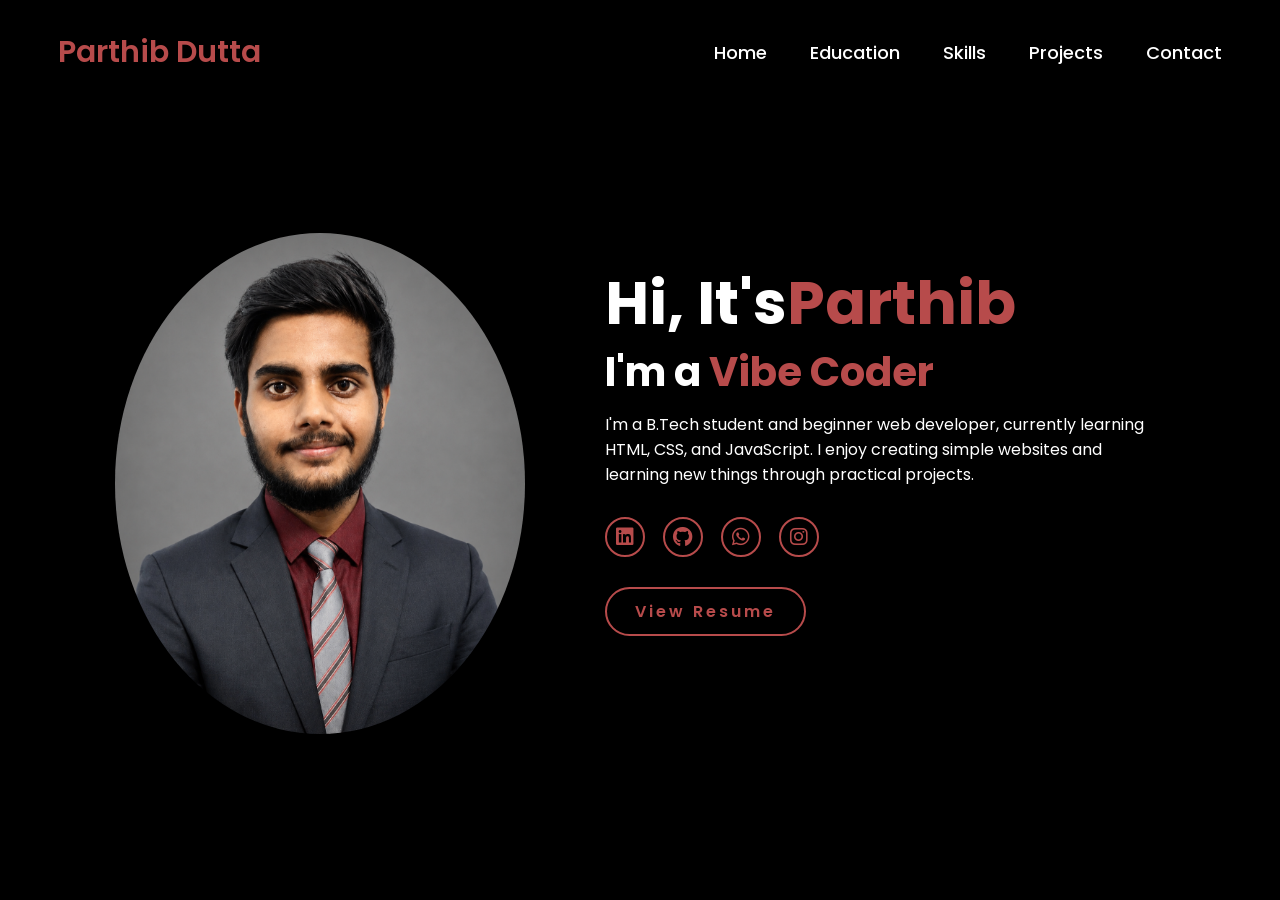
<file: index.html>
<!DOCTYPE html>
<html lang="en">

<head>
    <meta charset="UTF-8">
    <meta name="viewport" content="width=device-width, initial-scale=1.0">
    <link rel="stylesheet" href="https://cdnjs.cloudflare.com/ajax/libs/font-awesome/6.5.2/css/all.min.css">
    <link rel="stylesheet" href="style.css">
    <title>Parthib | Portfolio</title>
</head>

<body>
    <header>
        <a href="#" class="logo">Parthib Dutta</a>

        <nav>
            <a href="#" >Home</a>
            <a href="Education/education.html">Education</a>
            <a href="Skills/skills.html">Skills</a>
            <a href="Projects/projects.html">Projects</a>
            <a href="Contact/contact.html">Contact</a>
        </nav>
    </header>
    <main>
        <section class="home">
            <div class="home-img">
                <img src="pp.png" alt="">
            </div>
            <div class="home-content">
                <h1>Hi, It's<span>Parthib</span></h1>
                <h3 class="typing-text">I'm a <span></span></h3>
                <p>I'm a B.Tech student and beginner web developer, currently learning HTML, CSS, and JavaScript. I enjoy creating simple websites and learning new things through practical projects.</p>
                <div class="social-icon">
                    <a href="https://www.linkedin.com/in/parthib-dutta-0bb408306/"><i class="fa-brands fa-linkedin"></i></a>
                    <a href="https://github.com/paradox99-eng"><i class="fa-brands fa-github"></i></a>
                    <a href="https://wa.me/7003120460"><i class="fa-brands fa-whatsapp"></i></a>
                    <a href="https://www.instagram.com/urban._void9/?hl=en"><i class="fa-brands fa-instagram"></i></a>
                </div>
                <a href="resume.pdf" class="btn" target="_blank">View Resume</a>
            </div>
        </section>
    </main>
</body>

</html>
</file>
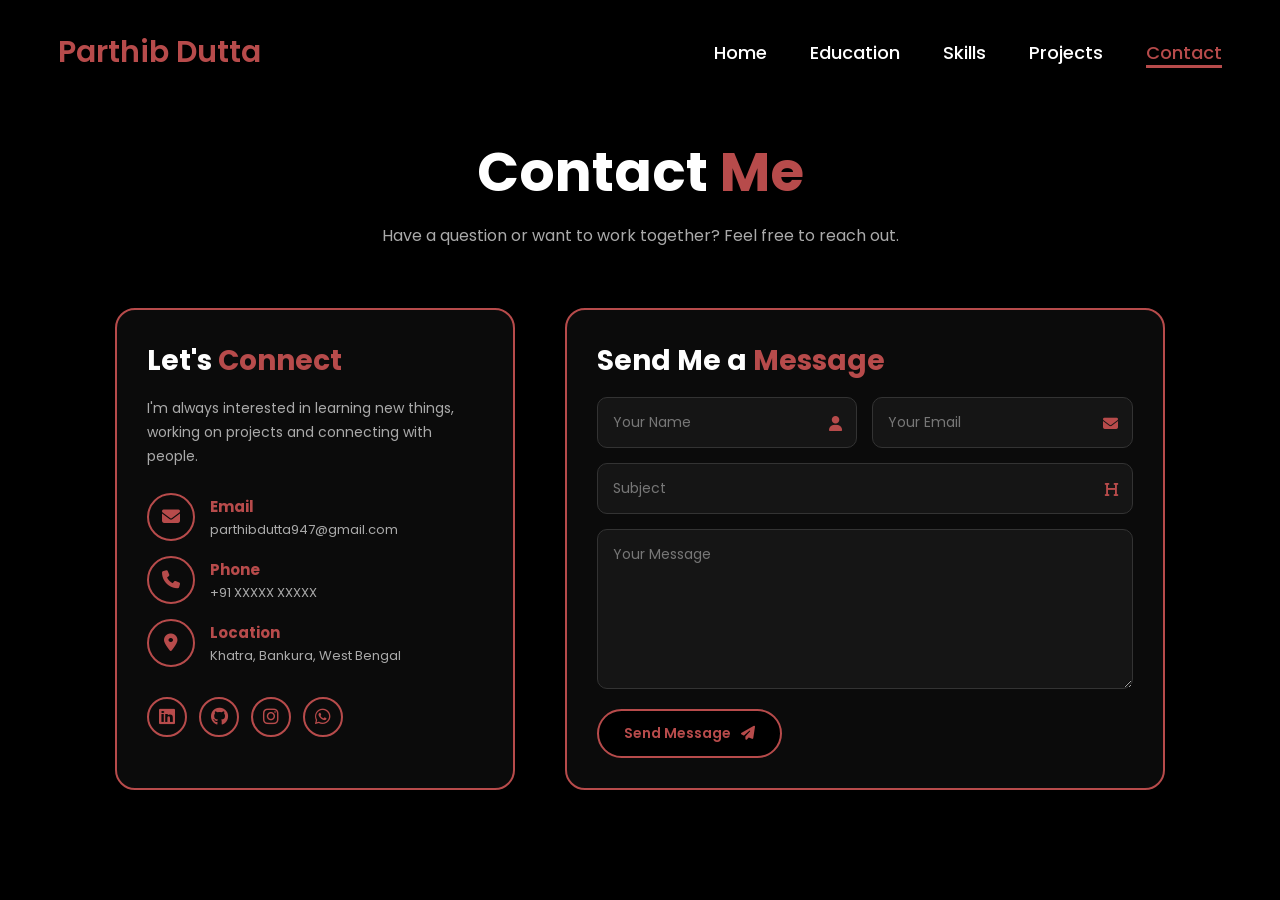
<file: Contact/contact.html>
<!DOCTYPE html>
<html lang="en">

<head>
    <meta charset="UTF-8">
    <meta name="viewport" content="width=device-width, initial-scale=1.0">

    <link rel="stylesheet"
        href="https://cdnjs.cloudflare.com/ajax/libs/font-awesome/6.5.2/css/all.min.css">

    <link rel="stylesheet" href="contact.css">

    <title>Contact | Parthib Dutta</title>
</head>

<body>

    <header>

        <a href="../index.html" class="logo">Parthib Dutta</a>

        <nav>
            <a href="../index.html">Home</a>
            <a href="../Education/education.html">Education</a>
            <a href="../Skills/skills.html">Skills</a>
            <a href="../Projects/projects.html">Projects</a>
            <a href="#" class="active">Contact</a>
        </nav>

    </header>


    <main>

        <section class="contact">

            <div class="section-title">

                <h1>Contact <span>Me</span></h1>

                <p>
                    Have a question or want to work together?
                    Feel free to reach out.
                </p>

            </div>


            <div class="contact-container">


                <!-- LEFT SIDE -->

                <div class="contact-info">

                    <h2>Let's <span>Connect</span></h2>

                    <p>
                        I'm always interested in learning new things,
                        working on projects and connecting with people.
                    </p>


                    <div class="contact-details">


                        <!-- EMAIL -->

                        <a href="mailto:parthibdutta947@gmail.com"
                            class="contact-item">

                            <div class="contact-icon">
                                <i class="fa-solid fa-envelope"></i>
                            </div>

                            <div>
                                <h3>Email</h3>
                                <p>parthibdutta947@gmail.com</p>
                            </div>

                        </a>


                        <!-- PHONE -->

                        <a href="tel:+917003120460"
                            class="contact-item">

                            <div class="contact-icon">
                                <i class="fa-solid fa-phone"></i>
                            </div>

                            <div>
                                <h3>Phone</h3>
                                <p>+91 XXXXX XXXXX</p>
                            </div>

                        </a>


                        <!-- LOCATION -->

                        <div class="contact-item">

                            <div class="contact-icon">
                                <i class="fa-solid fa-location-dot"></i>
                            </div>

                            <div>
                                <h3>Location</h3>
                                <p>Khatra, Bankura, West Bengal</p>
                            </div>

                        </div>

                    </div>


                    <!-- SOCIAL ICONS -->

                    <div class="social-icons">

                        <a href="https://www.linkedin.com/in/parthib-dutta-0bb408306/"
                            target="_blank">
                            <i class="fa-brands fa-linkedin"></i>
                        </a>

                        <a href="https://github.com/paradox99-eng"
                            target="_blank">
                            <i class="fa-brands fa-github"></i>
                        </a>

                        <a href="https://www.instagram.com/urban._void9/?hl=en"
                            target="_blank">
                            <i class="fa-brands fa-instagram"></i>
                        </a>

                        <a href="https://wa.me/7003120460"
                            target="_blank">
                            <i class="fa-brands fa-whatsapp"></i>
                        </a>

                    </div>

                </div>


                <!-- RIGHT SIDE -->

                <div class="contact-form">

                    <h2>Send Me a <span>Message</span></h2>

                    <form>

                        <div class="input-row">

                            <div class="input-box">

                                <input type="text"
                                    placeholder="Your Name"
                                    required>

                                <i class="fa-solid fa-user"></i>

                            </div>


                            <div class="input-box">

                                <input type="email"
                                    placeholder="Your Email"
                                    required>

                                <i class="fa-solid fa-envelope"></i>

                            </div>

                        </div>


                        <div class="input-box">

                            <input type="text"
                                placeholder="Subject"
                                required>

                            <i class="fa-solid fa-heading"></i>

                        </div>


                        <div class="input-box textarea">

                            <textarea
                                placeholder="Your Message"
                                required></textarea>

                        </div>


                        <button type="submit"
                            class="submit-btn">

                            Send Message
                            <i class="fa-solid fa-paper-plane"></i>

                        </button>

                    </form>

                </div>

            </div>

        </section>

    </main>

</body>

</html>
</file>
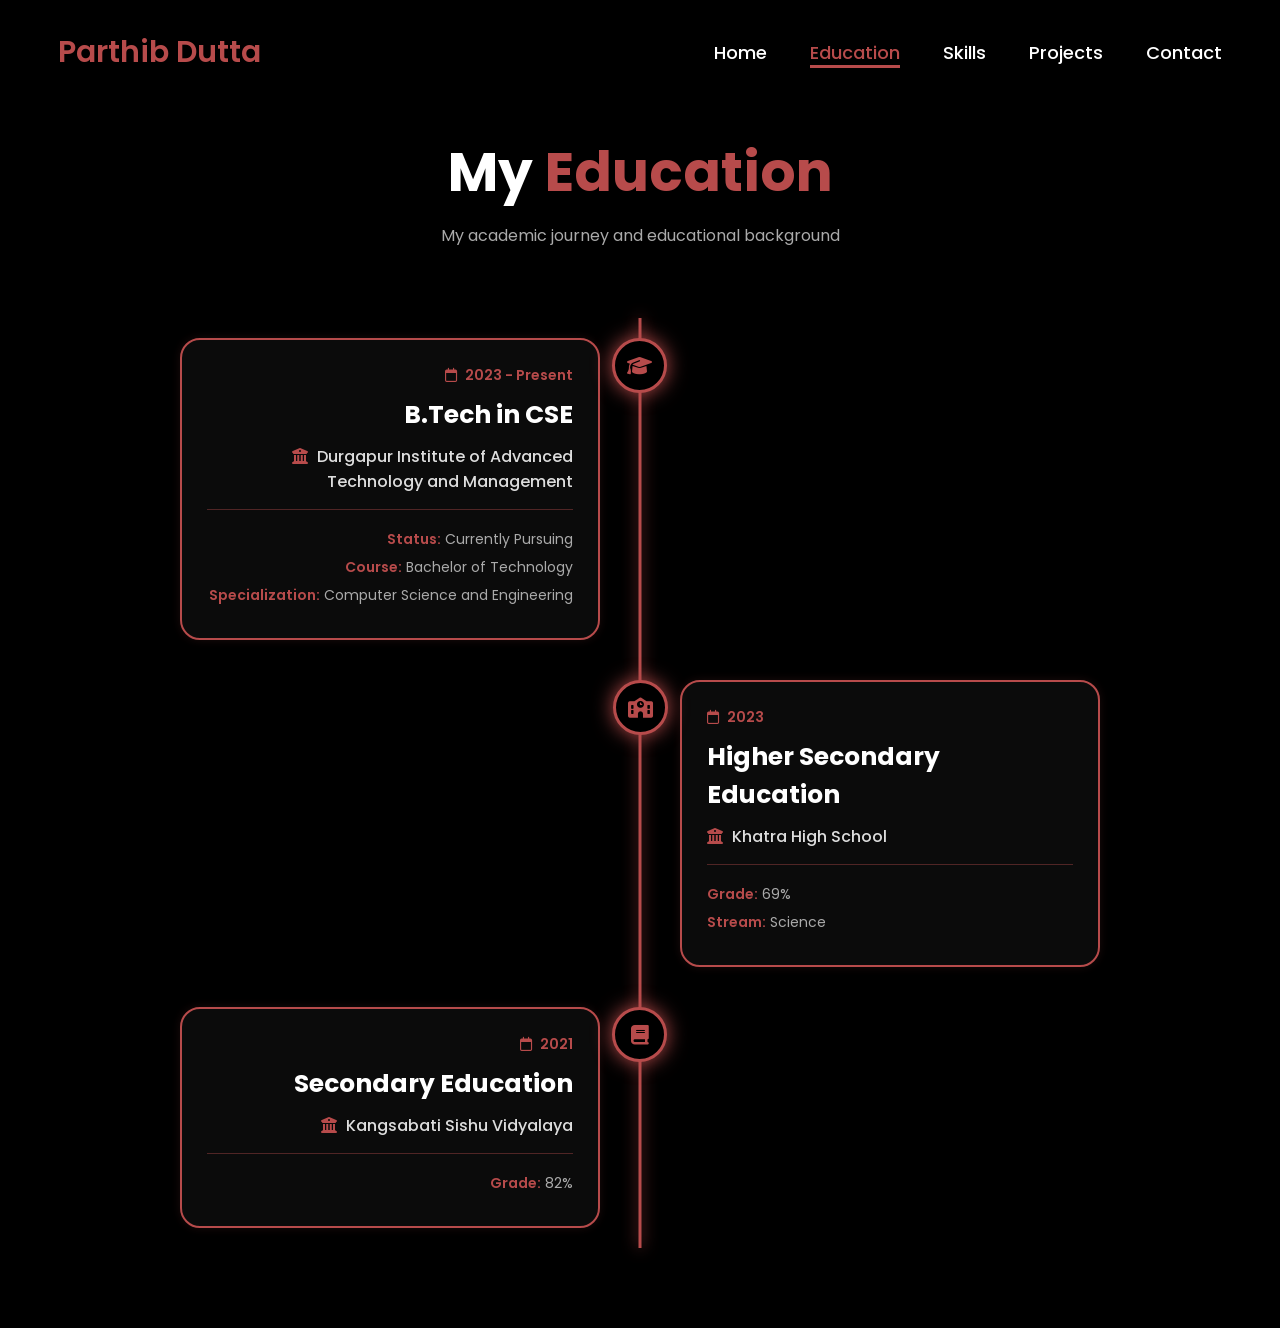
<file: Education/education.html>
<!DOCTYPE html>
<html lang="en">

<head>
    <meta charset="UTF-8">
    <meta name="viewport" content="width=device-width, initial-scale=1.0">

    <link rel="stylesheet" href="https://cdnjs.cloudflare.com/ajax/libs/font-awesome/6.5.2/css/all.min.css">

    <link rel="stylesheet" href="education.css">

    <title>Education | Parthib Dutta</title>
</head>

<body>

    <header>
        <a href="../index.html" class="logo">Parthib Dutta</a>

        <nav>
            <a href="../index.html">Home</a>
            <a href="#" class="active">Education</a>
            <a href="../Skills/skills.html">Skills</a>
            <a href="../Projects/projects.html">Projects</a>
            <a href="../Contact/contact.html">Contact</a>
        </nav>
    </header>


    <main>

        <section class="education">

            <div class="section-title">
                <h1>My <span>Education</span></h1>
                <p>My academic journey and educational background</p>
            </div>


            <div class="timeline">


                <!-- BTECH -->

                <div class="timeline-item">

                    <div class="timeline-dot">
                        <i class="fa-solid fa-graduation-cap"></i>
                    </div>

                    <div class="timeline-content">

                        <span class="year">
                            <i class="fa-regular fa-calendar"></i>
                            2023 - Present
                        </span>

                        <h2>B.Tech in CSE</h2>

                        <h3>
                            <i class="fa-solid fa-building-columns"></i>
                            Durgapur Institute of Advanced Technology and Management
                        </h3>

                        <div class="details">
                            <p>
                                <strong>Status:</strong> Currently Pursuing
                            </p>

                            <p>
                                <strong>Course:</strong> Bachelor of Technology
                            </p>

                            <p>
                                <strong>Specialization:</strong> Computer Science and Engineering
                            </p>
                        </div>

                    </div>

                </div>


                <!-- HIGHER SECONDARY -->

                <div class="timeline-item">

                    <div class="timeline-dot">
                        <i class="fa-solid fa-school"></i>
                    </div>

                    <div class="timeline-content">

                        <span class="year">
                            <i class="fa-regular fa-calendar"></i>
                            2023
                        </span>

                        <h2>Higher Secondary Education</h2>

                        <h3>
                            <i class="fa-solid fa-building-columns"></i>
                            Khatra High School
                        </h3>

                        <div class="details">

                            <p>
                                <strong>Grade:</strong>
                                69%
                            </p>

                            <p>
                                <strong>Stream:</strong>
                                Science
                            </p>

                        </div>

                    </div>

                </div>


                <!-- SECONDARY -->

                <div class="timeline-item">

                    <div class="timeline-dot">
                        <i class="fa-solid fa-book"></i>
                    </div>

                    <div class="timeline-content">

                        <span class="year">
                            <i class="fa-regular fa-calendar"></i>
                            2021
                        </span>

                        <h2>Secondary Education</h2>

                        <h3>
                            <i class="fa-solid fa-building-columns"></i>
                            Kangsabati Sishu Vidyalaya
                        </h3>

                        <div class="details">

                            <p>
                                <strong>Grade:</strong>
                                82%
                            </p>

                        </div>

                    </div>

                </div>


            </div>

        </section>

    </main>

</body>

</html>
</file>
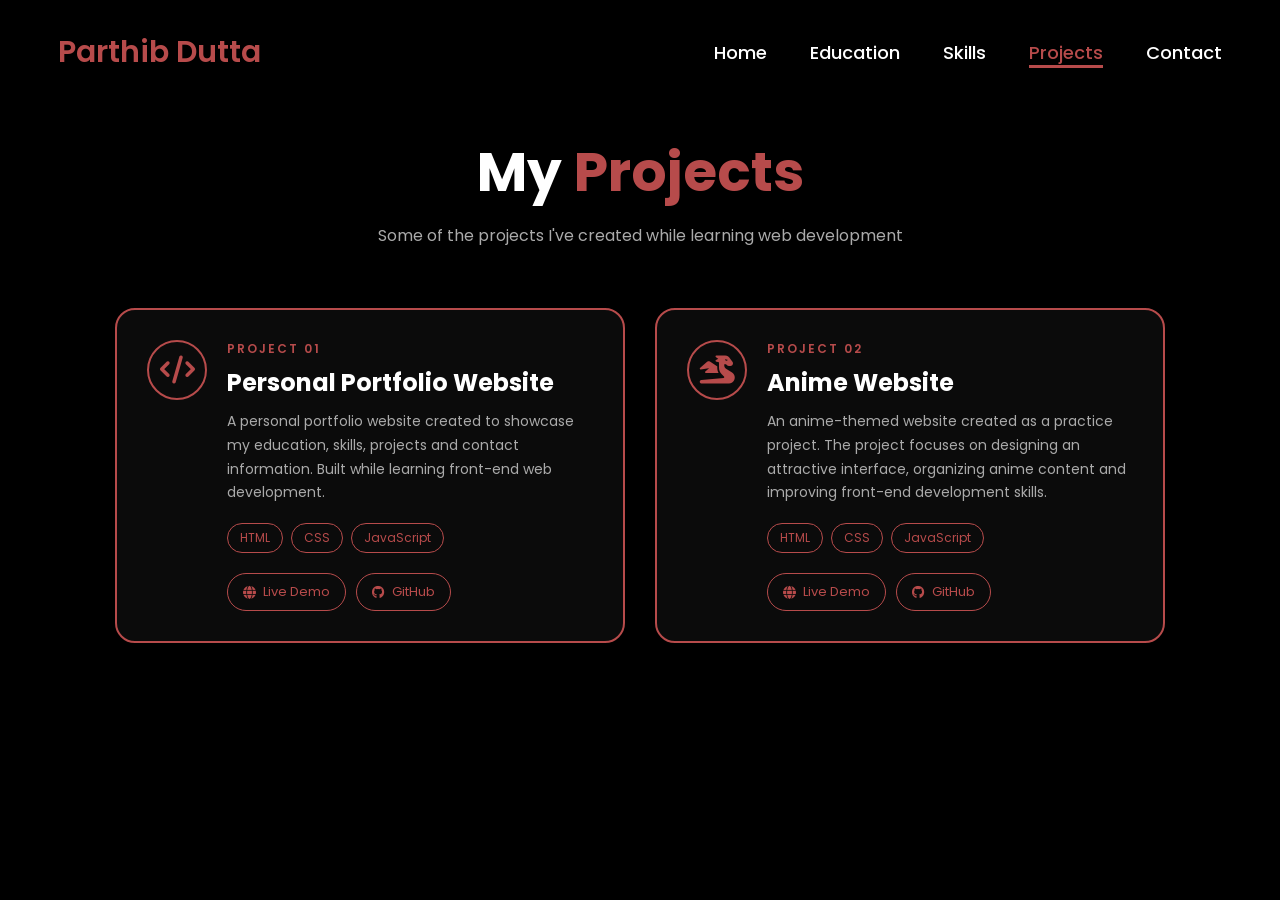
<file: Projects/projects.html>
<!DOCTYPE html>
<html lang="en">

<head>
    <meta charset="UTF-8">
    <meta name="viewport" content="width=device-width, initial-scale=1.0">

    <link rel="stylesheet"
        href="https://cdnjs.cloudflare.com/ajax/libs/font-awesome/6.5.2/css/all.min.css">

    <link rel="stylesheet" href="projects.css">

    <title>Projects | Parthib Dutta</title>
</head>

<body>

    <header>

        <a href="../index.html" class="logo">Parthib Dutta</a>

        <nav>
            <a href="../index.html">Home</a>
            <a href="../Education/education.html">Education</a>
            <a href="../Skills/skills.html">Skills</a>
            <a href="#" class="active">Projects</a>
            <a href="../Contact/contact.html">Contact</a>
        </nav>

    </header>


    <main>

        <section class="projects">

            <div class="section-title">

                <h1>My <span>Projects</span></h1>

                <p>
                    Some of the projects I've created while learning
                    web development
                </p>

            </div>


            <div class="projects-container">


                <!-- PROJECT 1 -->

                <div class="project-card">

                    <div class="project-icon">

                        <i class="fa-solid fa-code"></i>

                    </div>

                    <div class="project-content">

                        <span class="project-number">
                            PROJECT 01
                        </span>

                        <h2>Personal Portfolio Website</h2>

                        <p>
                            A personal portfolio website created to
                            showcase my education, skills, projects
                            and contact information. Built while
                            learning front-end web development.
                        </p>


                        <div class="technologies">

                            <span>HTML</span>
                            <span>CSS</span>
                            <span>JavaScript</span>

                        </div>


                        <div class="project-buttons">

                            <a href="https://paradox99-eng.github.io/Parthib-Portfolio/" class="project-btn">
                                <i class="fa-solid fa-globe"></i>
                                Live Demo
                            </a>

                            <a href="https://github.com/paradox99-eng"
                                target="_blank"
                                class="project-btn">

                                <i class="fa-brands fa-github"></i>
                                GitHub

                            </a>

                        </div>

                    </div>

                </div>


                <!-- PROJECT 2 -->

                <div class="project-card">

                    <div class="project-icon anime-icon">

                        <i class="fa-solid fa-dragon"></i>

                    </div>

                    <div class="project-content">

                        <span class="project-number">
                            PROJECT 02
                        </span>

                        <h2>Anime Website</h2>

                        <p>
                            An anime-themed website created as a
                            practice project. The project focuses
                            on designing an attractive interface,
                            organizing anime content and improving
                            front-end development skills.
                        </p>


                        <div class="technologies">

                            <span>HTML</span>
                            <span>CSS</span>
                            <span>JavaScript</span>

                        </div>


                        <div class="project-buttons">

                            <a href="https://paradox99-eng.github.io/HiAnime/" class="project-btn">
                                <i class="fa-solid fa-globe"></i>
                                Live Demo
                            </a>

                            <a href="https://github.com/paradox99-eng"
                                target="_blank"
                                class="project-btn">

                                <i class="fa-brands fa-github"></i>
                                GitHub

                            </a>

                        </div>

                    </div>

                </div>


            </div>

        </section>

    </main>

</body>

</html>
</file>
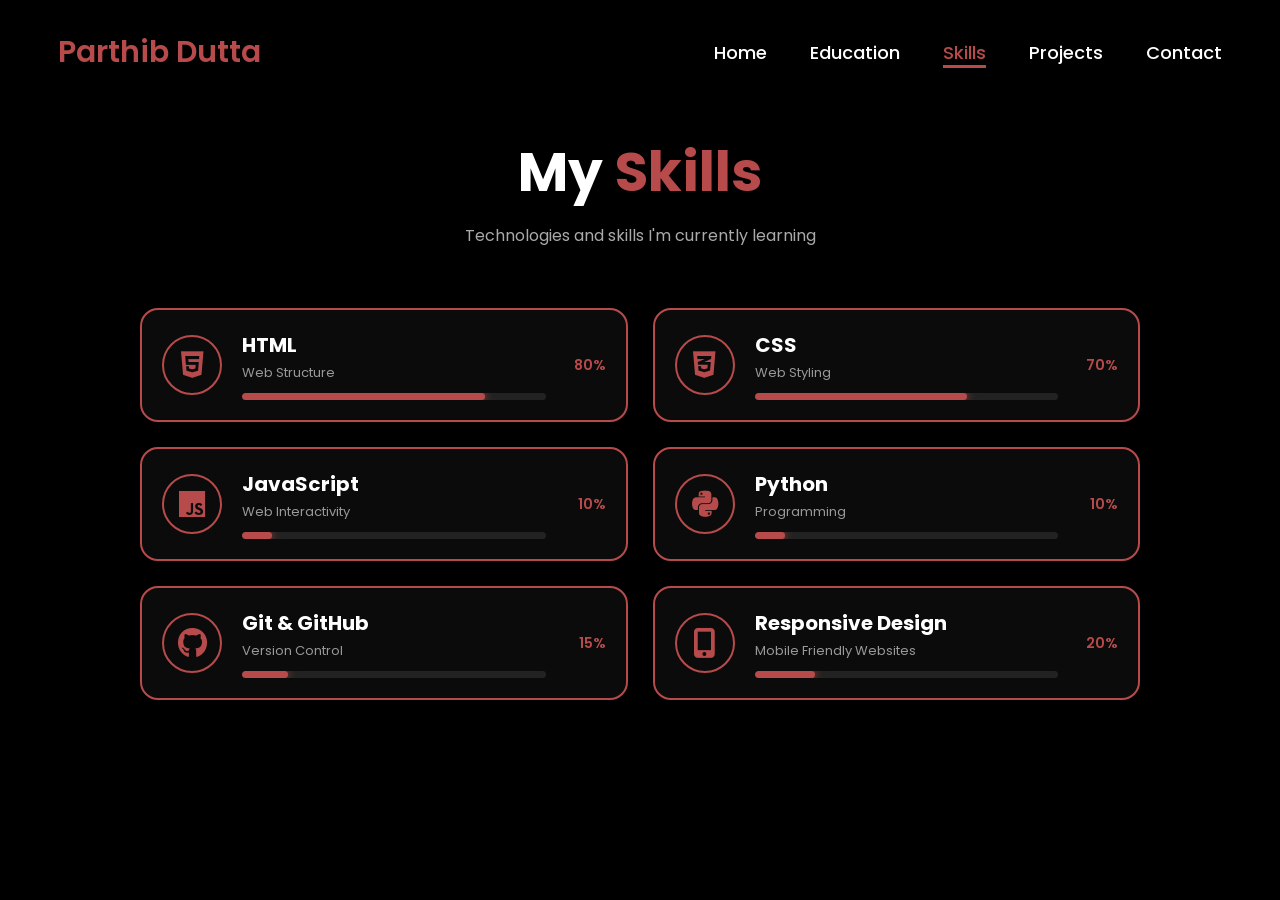
<file: Skills/skills.html>
<!DOCTYPE html>
<html lang="en">

<head>
    <meta charset="UTF-8">
    <meta name="viewport" content="width=device-width, initial-scale=1.0">

    <link rel="stylesheet"
        href="https://cdnjs.cloudflare.com/ajax/libs/font-awesome/6.5.2/css/all.min.css">

    <link rel="stylesheet" href="skills.css">

    <title>Skills | Parthib Dutta</title>
</head>

<body>

    <header>

        <a href="../index.html" class="logo">Parthib Dutta</a>

        <nav>
            <a href="../index.html">Home</a>
            <a href="../Education/education.html">Education</a>
            <a href="#" class="active">Skills</a>
            <a href="../Projects/projects.html">Projects</a>
            <a href="../Contact/contact.html">Contact</a>
        </nav>

    </header>


    <main>

        <section class="skills">

            <div class="section-title">

                <h1>My <span>Skills</span></h1>

                <p>
                    Technologies and skills I'm currently learning
                </p>

            </div>


            <div class="skills-container">


                <!-- HTML -->

                <div class="skill-card">

                    <div class="skill-icon">
                        <i class="fa-brands fa-html5"></i>
                    </div>

                    <div class="skill-info">

                        <h2>HTML</h2>

                        <p>Web Structure</p>

                        <div class="progress">
                            <div class="progress-bar html"></div>
                        </div>

                    </div>

                    <span class="percentage">80%</span>

                </div>


                <!-- CSS -->

                <div class="skill-card">

                    <div class="skill-icon">
                        <i class="fa-brands fa-css3-alt"></i>
                    </div>

                    <div class="skill-info">

                        <h2>CSS</h2>

                        <p>Web Styling</p>

                        <div class="progress">
                            <div class="progress-bar css"></div>
                        </div>

                    </div>

                    <span class="percentage">70%</span>

                </div>


                <!-- JavaScript -->

                <div class="skill-card">

                    <div class="skill-icon">
                        <i class="fa-brands fa-js"></i>
                    </div>

                    <div class="skill-info">

                        <h2>JavaScript</h2>

                        <p>Web Interactivity</p>

                        <div class="progress">
                            <div class="progress-bar javascript"></div>
                        </div>

                    </div>

                    <span class="percentage">10%</span>

                </div>


                <!-- Python -->

                <div class="skill-card">

                    <div class="skill-icon">
                        <i class="fa-brands fa-python"></i>
                    </div>

                    <div class="skill-info">

                        <h2>Python</h2>

                        <p>Programming</p>

                        <div class="progress">
                            <div class="progress-bar python"></div>
                        </div>

                    </div>

                    <span class="percentage">10%</span>

                </div>


                <!-- Git -->

                <div class="skill-card">

                    <div class="skill-icon">
                        <i class="fa-brands fa-github"></i>
                    </div>

                    <div class="skill-info">

                        <h2>Git & GitHub</h2>

                        <p>Version Control</p>

                        <div class="progress">
                            <div class="progress-bar github"></div>
                        </div>

                    </div>

                    <span class="percentage">15%</span>

                </div>


                <!-- Responsive Design -->

                <div class="skill-card">

                    <div class="skill-icon">
                        <i class="fa-solid fa-mobile-screen-button"></i>
                    </div>

                    <div class="skill-info">

                        <h2>Responsive Design</h2>

                        <p>Mobile Friendly Websites</p>

                        <div class="progress">
                            <div class="progress-bar responsive"></div>
                        </div>

                    </div>

                    <span class="percentage">20%</span>

                </div>


            </div>

        </section>

    </main>

</body>

</html>
</file>
<file: style.css>
@import url('https://fonts.googleapis.com/css2?family=Poppins:wght@100;200;300;400;500;600;700;800&display=swap');

* {
    margin: 0;
    padding: 0;
    box-sizing: border-box;
    text-decoration: none;
    border: none;
    outline: none;
    font-family: 'Poppins';
}

html {
    font-size: 62.5%;
}

body {
    width: 100%;
    height: 100vh;
    overflow-x: hidden;
    background-color: black;
    color: white;
}

header {
    margin-top: 20px;
    position: fixed;
    top: 0;
    left: 0;
    width: 100%;
    padding: 1rem 4.5%;
    background-color: transparent;
    filter: drop-shadow(10px);
    display: flex;
    justify-content: space-between;
    align-items: center;
    z-index: 100;
}

.logo {
    font-size: 3rem;
    color: #b74b4b;
    font-weight: 600;
    cursor: pointer;
    transition: 0.5s ease;
}

.logo:hover {
    transform: scale(1.1);
}

nav a {
    font-size: 1.8rem;
    color: white;
    margin-left: 4rem;
    font-weight: 500;
    transition: 0.3s ease;
    border-bottom: 3px solid transparent;
}

nav a:hover,
nav a:active {
    color: #b74b4b;
    border-bottom: 3px solid #b74b4b;
}

@media (max-width: 995px) {

    header {
        padding: 1rem 3%;
        margin-top: 10px;
    }

    .logo {
        font-size: 2rem;
        white-space: nowrap;
    }

    nav {
        display: flex;
        align-items: center;
        justify-content: flex-end;
        gap: 1.2rem;
        overflow-x: auto;
        white-space: nowrap;
    }

    nav a {
        font-size: 1.3rem;
        margin-left: 0;
        white-space: nowrap;
    }

}

section {
    min-height: 100vh;
    padding: 5rem 9% 5rem;
}

.home {
    display: flex;
    justify-content:center;
    align-items: center;
    gap: 8rem;
    background-color: black;
}

.home .home-content h1 {
    font-size: 6rem;
    font-weight: 700;
    line-height: 1.3;
}

span {
    color: #b74b4b;
}

.home-content h3 {
    font-size: 4rem;
    margin-bottom: 1rem;
    font-weight: 700;
}

.home-content p {
    font-size: 1.6rem;
}

.home-img {
    border-radius: 50%;
}

.home-img img {
    position: relative;
    width: 32vw;
    border-radius: 50%;
    box-shadow: 0 0 25px solid #b74b4b;
    cursor: pointer;
    transition: 0.2s linear;
    margin-top: 8vh;
}

.home-img img:hover {
    font-size: 1.8rem;
    font-weight: 500;
}

.social-icon a {
    display: inline-flex;
    justify-content: center;
    align-items: center;
    width: 4rem;
    height: 4rem;
    background-color: transparent;
    border: 0.2rem solid #b74b4b;
    font-size: 2rem;
    border-radius: 50%;
    margin: 3rem 1.5rem 3rem 0;
    transition: 0.3s ease;
    color: #b74b4b;
}

.social-icon a:hover {
    color: black;
    transform: scale(1.3) translateY(-5px);
    background-color: #b74b4b;
    box-shadow: 0 0 25px #b74b4b;
}

.btn {
    display: inline-block;
    padding: 1rem 2.8rem;
    background-color: black;
    border-radius: 4rem;
    font-size: 1.6rem;
    color: #b74b4b;
    letter-spacing: 0.3rem;
    font-weight: 600;
    border: 2px solid #b74b4b;
    cursor: pointer;
    transition: 0.3s ease;
}

.btn:hover {
    transform: scale3d(1.03);
    background-color: #b74b4b;
    color: black;
    box-shadow: 0 0 25px #b74b4b;
}

.typing-text {
    font-size: 34px;
    font-weight: 600;
    min-width: 280px;
}

.typing-text span {
    position: relative;
}

.typing-text span::before {
    content: "Vibe Coder";
    color: #b74b4b;
    animation: words 20s infinite;
}

.typing-text span::after {
    content: "";
    background-color: black;
    position: absolute;
    width: calc(100% + 8px);
    height: 100%;
    border-left: 3px solid black;
    right: -8;
    animation: cursor 0.6s infinite;
}

@keyframes cursor {
    to {
        border-left: 3px solid #b74b4b;
    }
}

@keyframes words {
    0%, 20% {
        content: "Web Developer";
    }
    21%, 40% {
        content: "Weeb";
    }
    41%, 60% {
        content: "Sports Person";
    }
    61%, 80% {
        content: "Content Creator";
    }
    81%, 100% {
        content: "Quick Learner";
    }
}

@media (max-width: 1000px) {
    .home {
        gap: 4rem;
    }
}

@media (max-width: 995px) {
    .home {
        flex-direction: column;
        margin: 5rem 4rem;
    }
    .home .home-content h3 {
        font-size: 2.5rem;
    }
    .home-content h1 {
        font-size: 5rem;
    }
    .home-img img {
        width: 70vw;
        margin-top: 4rem;
    }
}
</file>
<file: Contact/contact.css>
@import url('https://fonts.googleapis.com/css2?family=Poppins:wght@100;200;300;400;500;600;700;800&display=swap');


* {
    margin: 0;
    padding: 0;
    box-sizing: border-box;
    text-decoration: none;
    border: none;
    outline: none;
    font-family: 'Poppins', sans-serif;
}


html {
    font-size: 62.5%;
}


body {
    width: 100%;
    min-height: 100vh;
    overflow-x: hidden;
    background-color: black;
    color: white;
}


/* ================= HEADER ================= */

header {
    margin-top: 20px;

    position: fixed;

    top: 0;
    left: 0;

    width: 100%;

    padding: 1rem 4.5%;

    background-color: transparent;

    filter: drop-shadow(10px);

    display: flex;

    justify-content: space-between;

    align-items: center;

    z-index: 100;
}


.logo {
    font-size: 3rem;

    color: #b74b4b;

    font-weight: 600;

    cursor: pointer;

    transition: 0.5s ease;
}


.logo:hover {
    transform: scale(1.1);
}


nav a {
    font-size: 1.8rem;

    color: white;

    margin-left: 4rem;

    font-weight: 500;

    transition: 0.3s ease;

    border-bottom: 3px solid transparent;
}


nav a:hover,
nav a.active {

    color: #b74b4b;

    border-bottom: 3px solid #b74b4b;
}


/* ================= CONTACT ================= */

.contact {

    min-height: 100vh;

    padding: 13rem 9% 8rem;
}


/* ================= TITLE ================= */

.section-title {

    text-align: center;

    margin-bottom: 6rem;

    animation: fadeDown 1s ease forwards;
}


.section-title h1 {

    font-size: 5.5rem;

    font-weight: 700;
}


.section-title h1 span {

    color: #b74b4b;
}


.section-title p {

    font-size: 1.6rem;

    color: #aaa;

    margin-top: 1rem;
}


/* ================= CONTAINER ================= */

.contact-container {

    max-width: 1100px;

    margin: auto;

    display: grid;

    grid-template-columns: 0.8fr 1.2fr;

    gap: 5rem;
}


/* ================= LEFT ================= */

.contact-info {

    padding: 3rem;

    background-color: #0b0b0b;

    border: 2px solid #b74b4b;

    border-radius: 2rem;

    animation: slideLeft 0.8s ease forwards;
}


.contact-info h2,
.contact-form h2 {

    font-size: 2.8rem;

    margin-bottom: 1.5rem;
}


.contact-info h2 span,
.contact-form h2 span {

    color: #b74b4b;
}


.contact-info > p {

    font-size: 1.4rem;

    color: #aaa;

    line-height: 1.7;

    margin-bottom: 2.5rem;
}


/* ================= DETAILS ================= */

.contact-details {

    display: flex;

    flex-direction: column;

    gap: 1.5rem;
}


.contact-item {

    display: flex;

    align-items: center;

    gap: 1.5rem;

    color: white;

    transition: 0.3s ease;
}


.contact-item:hover {

    transform: translateX(8px);
}


.contact-icon {

    min-width: 4.8rem;

    width: 4.8rem;

    height: 4.8rem;

    display: flex;

    justify-content: center;

    align-items: center;

    border: 2px solid #b74b4b;

    border-radius: 50%;

    color: #b74b4b;

    font-size: 1.8rem;

    transition: 0.3s ease;
}


.contact-item:hover .contact-icon {

    background-color: #b74b4b;

    color: black;

    box-shadow: 0 0 15px #b74b4b;
}


.contact-item h3 {

    font-size: 1.5rem;

    color: #b74b4b;

    margin-bottom: 0.2rem;
}


.contact-item p {

    font-size: 1.3rem;

    color: #aaa;
}


/* ================= SOCIAL ================= */

.social-icons {

    display: flex;

    gap: 1.2rem;

    margin-top: 3rem;
}


.social-icons a {

    width: 4rem;

    height: 4rem;

    display: flex;

    justify-content: center;

    align-items: center;

    border: 2px solid #b74b4b;

    border-radius: 50%;

    color: #b74b4b;

    font-size: 1.8rem;

    transition: 0.3s ease;
}


.social-icons a:hover {

    background-color: #b74b4b;

    color: black;

    transform: translateY(-5px) scale(1.1);

    box-shadow: 0 0 20px #b74b4b;
}


/* ================= FORM ================= */

.contact-form {

    padding: 3rem;

    background-color: #0b0b0b;

    border: 2px solid #b74b4b;

    border-radius: 2rem;

    animation: slideRight 0.8s ease forwards;
}


.contact-form form {

    display: flex;

    flex-direction: column;

    gap: 1.5rem;
}


.input-row {

    display: grid;

    grid-template-columns: 1fr 1fr;

    gap: 1.5rem;
}


.input-box {

    position: relative;
}


.input-box input,
.input-box textarea {

    width: 100%;

    padding: 1.4rem 4.5rem 1.4rem 1.5rem;

    background-color: #151515;

    color: white;

    border: 1px solid #333;

    border-radius: 1rem;

    font-size: 1.4rem;

    transition: 0.3s ease;
}


.input-box textarea {

    height: 16rem;

    resize: vertical;

    padding-right: 1.5rem;
}


.input-box input:focus,
.input-box textarea:focus {

    border-color: #b74b4b;

    box-shadow: 0 0 10px rgba(183, 75, 75, 0.3);
}


.input-box input::placeholder,
.input-box textarea::placeholder {

    color: #777;
}


.input-box i {

    position: absolute;

    right: 1.5rem;

    top: 50%;

    transform: translateY(-50%);

    color: #b74b4b;

    font-size: 1.5rem;
}


/* ================= BUTTON ================= */

.submit-btn {

    align-self: flex-start;

    padding: 1.2rem 2.5rem;

    background-color: black;

    border: 2px solid #b74b4b;

    border-radius: 3rem;

    color: #b74b4b;

    font-size: 1.4rem;

    font-weight: 600;

    cursor: pointer;

    transition: 0.3s ease;
}


.submit-btn i {

    margin-left: 0.7rem;
}


.submit-btn:hover {

    background-color: #b74b4b;

    color: black;

    box-shadow: 0 0 20px #b74b4b;

    transform: translateY(-3px);
}


/* ================= ANIMATIONS ================= */

@keyframes fadeDown {

    from {
        opacity: 0;

        transform: translateY(-30px);
    }

    to {
        opacity: 1;

        transform: translateY(0);
    }

}


@keyframes slideLeft {

    from {
        opacity: 0;

        transform: translateX(-50px);
    }

    to {
        opacity: 1;

        transform: translateX(0);
    }

}


@keyframes slideRight {

    from {
        opacity: 0;

        transform: translateX(50px);
    }

    to {
        opacity: 1;

        transform: translateX(0);
    }

}


/* ================= TABLET ================= */

@media (max-width: 995px) {

    header {
        padding: 1rem 5%;
    }


    nav a {
        margin-left: 1.5rem;

        font-size: 1.5rem;
    }


    .contact {

        padding: 12rem 5% 6rem;
    }


    .section-title h1 {

        font-size: 4.5rem;
    }


    .contact-container {

        grid-template-columns: 1fr;

        max-width: 700px;

        gap: 2.5rem;
    }

}


/* ================= MOBILE ================= */

@media (max-width: 600px) {

    html {
        font-size: 55%;
    }


    header {

        margin-top: 10px;

        padding: 1rem 4%;
    }


    .logo {
        font-size: 2.2rem;
    }


    nav a {

        font-size: 1.2rem;

        margin-left: 0.8rem;
    }


    .contact {

        padding: 11rem 5% 5rem;
    }


    .section-title {

        margin-bottom: 4rem;
    }


    .section-title h1 {

        font-size: 3.6rem;
    }


    .section-title p {

        font-size: 1.3rem;
    }


    .contact-info,
    .contact-form {

        padding: 2rem;

        border-radius: 1.5rem;
    }


    .contact-info h2,
    .contact-form h2 {

        font-size: 2.3rem;
    }


    .input-row {

        grid-template-columns: 1fr;

        gap: 1.5rem;
    }


    .input-box input,
    .input-box textarea {

        font-size: 1.3rem;
    }


    .submit-btn {

        width: 100%;
    }

}
</file>
<file: Education/education.css>
@import url('https://fonts.googleapis.com/css2?family=Poppins:wght@100;200;300;400;500;600;700;800&display=swap');


* {
    margin: 0;
    padding: 0;
    box-sizing: border-box;
    text-decoration: none;
    border: none;
    outline: none;
    font-family: 'Poppins';
}


html {
    font-size: 62.5%;
}


body {
    width: 100%;
    min-height: 100vh;
    overflow-x: hidden;
    background-color: black;
    color: white;
}


/* ================= HEADER ================= */

header {
    margin-top: 20px;
    position: fixed;
    top: 0;
    left: 0;
    width: 100%;
    padding: 1rem 4.5%;
    background-color: transparent;
    filter: drop-shadow(10px);
    display: flex;
    justify-content: space-between;
    align-items: center;
    z-index: 100;
}


.logo {
    font-size: 3rem;
    color: #b74b4b;
    font-weight: 600;
    cursor: pointer;
    transition: 0.5s ease;
}


.logo:hover {
    transform: scale(1.1);
}


/* ================= NAVIGATION ================= */

nav a {
    font-size: 1.8rem;
    color: white;
    margin-left: 4rem;
    font-weight: 500;
    transition: 0.3s ease;
    border-bottom: 3px solid transparent;
}


nav a:hover,
nav a.active {
    color: #b74b4b;
    border-bottom: 3px solid #b74b4b;
}


/* ================= EDUCATION ================= */

.education {
    min-height: 100vh;
    padding: 13rem 9% 8rem;
}


/* Title */

.section-title {
    text-align: center;
    margin-bottom: 7rem;
    animation: fadeDown 1s ease forwards;
}

@keyframes fadeDown {

    0% {
        opacity: 0;
        transform: translateY(-30px);
    }

    100% {
        opacity: 1;
        transform: translateY(0);
    }

}

.section-title h1 {
    font-size: 5.5rem;
    font-weight: 700;
}


.section-title h1 span {
    color: #b74b4b;
}


.section-title p {
    font-size: 1.6rem;
    color: #aaa;
    margin-top: 1rem;
}


/* ================= TIMELINE ================= */

.timeline {
    position: relative;
    max-width: 1000px;
    margin: auto;
}


/* Middle line */

.timeline::before {
    content: "";
    position: absolute;
    left: 50%;
    top: 0;
    bottom: 0;
    width: 3px;
    background-color: #b74b4b;
    transform: translateX(-50%);
    box-shadow: 0 0 15px #b74b4b;
    animation: timelineGrow 1.5s ease forwards;
    transform-origin: top;
}

@keyframes timelineGrow {

    0% {
        transform: translateX(-50%) scaleY(0);
    }

    100% {
        transform: translateX(-50%) scaleY(1);
    }

}

/* Timeline item */

.timeline-item {
    position: relative;
    width: 50%;
    padding: 2rem 4rem;
}


/* Left side */

.timeline-item:nth-child(odd) {
    left: 0;
    text-align: right;
}


/* Right side */

.timeline-item:nth-child(even) {
    left: 50%;
    text-align: left;
}

.timeline-item:nth-child(1) {
    animation: slideRight 0.8s ease 0.3s forwards;
    opacity: 0;
}


.timeline-item:nth-child(2) {
    animation: slideLeft 0.8s ease 0.6s forwards;
    opacity: 0;
}


.timeline-item:nth-child(3) {
    animation: slideRight 0.8s ease 0.9s forwards;
    opacity: 0;
}


@keyframes slideRight {

    0% {
        opacity: 0;
        transform: translateX(-50px);
    }

    100% {
        opacity: 1;
        transform: translateX(0);
    }

}


@keyframes slideLeft {

    0% {
        opacity: 0;
        transform: translateX(50px);
    }

    100% {
        opacity: 1;
        transform: translateX(0);
    }

}


/* ================= TIMELINE DOT ================= */

.timeline-dot {
    position: absolute;
    width: 55px;
    height: 55px;
    background-color: black;
    border: 3px solid #b74b4b;
    border-radius: 50%;
    top: 2rem;
    display: flex;
    justify-content: center;
    align-items: center;
    color: #b74b4b;
    font-size: 2rem;
    box-shadow: 0 0 20px #b74b4b;
    z-index: 5;
    animation: pulse 2s infinite;
}

@keyframes pulse {

    0% {
        box-shadow: 0 0 10px #b74b4b;
    }

    50% {
        box-shadow:
            0 0 20px #b74b4b,
            0 0 35px rgba(183, 75, 75, 0.4);
    }

    100% {
        box-shadow: 0 0 10px #b74b4b;
    }

}

/* Left dot */

.timeline-item:nth-child(odd) .timeline-dot {
    right: -27px;
}


/* Right dot */

.timeline-item:nth-child(even) .timeline-dot {
    left: -27px;
}


/* ================= EDUCATION CARD ================= */

.timeline-content {
    padding: 2.5rem;

    background-color: #0b0b0b;

    border: 2px solid #b74b4b;
    border-radius: 2rem;

    transition: 0.4s ease;

    box-shadow: 0 0 10px rgba(183, 75, 75, 0.15);
}


/* Card hover */

.timeline-content:hover {
    transform: translateY(-10px) scale(1.02);

    border-color: #d65c5c;

    box-shadow:
        0 0 15px #b74b4b,
        0 0 35px rgba(183, 75, 75, 0.45);

    transition: 0.4s ease;
}   


/* ================= YEAR ================= */

.year {
    display: inline-block;

    color: #b74b4b;

    font-size: 1.4rem;
    font-weight: 600;

    margin-bottom: 1rem;
}


.year i {
    margin-right: 0.5rem;
}


/* ================= CARD HEADING ================= */

.timeline-content h2 {
    font-size: 2.5rem;
    margin-bottom: 1rem;
}


.timeline-content h3 {
    font-size: 1.6rem;
    font-weight: 500;
    color: #ddd;

    margin-bottom: 1.5rem;
}


.timeline-content h3 i {
    color: #b74b4b;
    margin-right: 0.5rem;
}


/* ================= DETAILS ================= */

.details {
    margin-top: 1.5rem;
    padding-top: 1.2rem;

    border-top: 1px solid rgba(183, 75, 75, 0.4);
}


.details p {
    font-size: 1.4rem;
    color: #aaa;
    margin: 0.7rem 0;
}


.details strong {
    color: #b74b4b;
    font-weight: 600;
}


/* ================= MOBILE / SMALL DEVICES ================= */

@media (max-width: 995px) {

    header {
        padding: 1rem 5%;
    }

    .logo {
        font-size: 2.5rem;
    }

    nav a {
        margin-left: 1.5rem;
        font-size: 1.5rem;
    }


    /* EDUCATION */

    .education {
        padding: 12rem 5% 6rem;
    }

    .section-title {
        margin-bottom: 5rem;
    }

    .section-title h1 {
        font-size: 4.5rem;
    }

    .section-title p {
        font-size: 1.4rem;
    }


    /* TIMELINE */

    .timeline {
        width: 100%;
    }

    .timeline::before {
        left: 20px;
        transform: none;
    }


    /* All cards become single column */

    .timeline-item,
    .timeline-item:nth-child(odd),
    .timeline-item:nth-child(even) {
        width: 100%;
        left: 0;

        padding-left: 6rem;
        padding-right: 0;

        text-align: left;
    }


    /* Timeline dots */

    .timeline-item:nth-child(odd) .timeline-dot,
    .timeline-item:nth-child(even) .timeline-dot {

        left: -7px;
        right: auto;

        width: 54px;
        height: 54px;
    }


    /* Cards */

    .timeline-content {
        width: 100%;
        padding: 2rem;
    }


    .timeline-content h2 {
        font-size: 2.2rem;
    }

    .timeline-content h3 {
        font-size: 1.5rem;
    }

    .timeline-content p {
        font-size: 1.3rem;
    }

}


/* ================= VERY SMALL DEVICES ================= */

@media (max-width: 600px) {

    html {
        font-size: 55%;
    }


    /* HEADER */

    header {
        margin-top: 10px;
        padding: 1rem 5%;
    }

    .logo {
        font-size: 2.2rem;
    }

    nav a {
        font-size: 1.2rem;
        margin-left: 0.8rem;
    }


    /* EDUCATION */

    .education {
        padding: 11rem 5% 5rem;
    }


    /* TITLE */

    .section-title {
        margin-bottom: 4rem;
    }

    .section-title h1 {
        font-size: 3.6rem;
    }

    .section-title p {
        font-size: 1.3rem;
        padding: 0 1rem;
    }


    /* TIMELINE */

    .timeline::before {
        left: 15px;
        width: 2px;
    }


    .timeline-item,
    .timeline-item:nth-child(odd),
    .timeline-item:nth-child(even) {

        padding-left: 4.5rem;
        padding-right: 0;

        margin-bottom: 2rem;
    }


    /* DOT */

    .timeline-item:nth-child(odd) .timeline-dot,
    .timeline-item:nth-child(even) .timeline-dot {

        left: -10px;

        width: 50px;
        height: 50px;

        font-size: 1.7rem;
    }


    /* CARD */

    .timeline-content {

        padding: 1.8rem;

        border-radius: 1.5rem;
    }


    .timeline-content h2 {
        font-size: 1.9rem;
        line-height: 1.4;
    }


    .timeline-content h3 {
        font-size: 1.4rem;
        line-height: 1.5;
    }


    .timeline-content p {
        font-size: 1.3rem;
        line-height: 1.6;
    }


    .year {
        font-size: 1.3rem;
    }


    .details {
        margin-top: 1.2rem;
        padding-top: 1rem;
    }


    .details p {
        font-size: 1.3rem;
    }

}
</file>
<file: Projects/projects.css>
@import url('https://fonts.googleapis.com/css2?family=Poppins:wght@100;200;300;400;500;600;700;800&display=swap');


* {
    margin: 0;
    padding: 0;
    box-sizing: border-box;
    text-decoration: none;
    border: none;
    outline: none;
    font-family: 'Poppins', sans-serif;
}


html {
    font-size: 62.5%;
}


body {
    width: 100%;
    min-height: 100vh;
    overflow-x: hidden;
    background-color: black;
    color: white;
}


/* ================= HEADER ================= */

header {
    margin-top: 20px;
    position: fixed;
    top: 0;
    left: 0;
    width: 100%;
    padding: 1rem 4.5%;
    background-color: transparent;
    filter: drop-shadow(10px);
    display: flex;
    justify-content: space-between;
    align-items: center;
    z-index: 100;
}


.logo {
    font-size: 3rem;
    color: #b74b4b;
    font-weight: 600;
    cursor: pointer;
    transition: 0.5s ease;
}


.logo:hover {
    transform: scale(1.1);
}


nav a {
    font-size: 1.8rem;
    color: white;
    margin-left: 4rem;
    font-weight: 500;
    transition: 0.3s ease;
    border-bottom: 3px solid transparent;
}


nav a:hover,
nav a.active {
    color: #b74b4b;
    border-bottom: 3px solid #b74b4b;
}


/* ================= PROJECTS ================= */

.projects {
    min-height: 100vh;
    padding: 13rem 9% 8rem;
}


/* ================= TITLE ================= */

.section-title {
    text-align: center;
    margin-bottom: 6rem;
    animation: fadeDown 1s ease forwards;
}


.section-title h1 {
    font-size: 5.5rem;
    font-weight: 700;
}


.section-title h1 span {
    color: #b74b4b;
}


.section-title p {
    font-size: 1.6rem;
    color: #aaa;
    margin-top: 1rem;
}


/* ================= PROJECT CONTAINER ================= */

.projects-container {
    max-width: 1100px;
    margin: auto;
    display: grid;
    grid-template-columns: repeat(2, 1fr);
    gap: 3rem;
}


/* ================= PROJECT CARD ================= */

.project-card {
    position: relative;
    padding: 3rem;
    background-color: #0b0b0b;
    border: 2px solid #b74b4b;
    border-radius: 2rem;
    display: flex;
    gap: 2rem;
    transition: 0.4s ease;
    opacity: 0;
    animation: cardAppear 0.8s ease forwards;
}


.project-card:nth-child(1) {
    animation-delay: 0.3s;
}


.project-card:nth-child(2) {
    animation-delay: 0.6s;
}


/* HOVER */

.project-card:hover {
    transform: translateY(-10px);
    box-shadow:
        0 0 15px #b74b4b,
        0 0 35px rgba(183, 75, 75, 0.4);
}


/* ================= PROJECT ICON ================= */

.project-icon {
    min-width: 6rem;
    width: 6rem;
    height: 6rem;
    border: 2px solid #b74b4b;
    border-radius: 50%; 
    display: flex;
    justify-content: center;
    align-items: center;
    color: #b74b4b;
    font-size: 2.8rem;
    transition: 0.4s ease;
}


.project-card:hover .project-icon {
    background-color: #b74b4b;
    color: black;
    transform: rotate(10deg) scale(1.1);
    box-shadow: 0 0 20px #b74b4b;
}


/* ================= CONTENT ================= */

.project-content {
    flex: 1;
}


.project-number {
    font-size: 1.2rem;
    color: #b74b4b;
    font-weight: 600;
    letter-spacing: 0.2rem;
}


.project-content h2 {
    font-size: 2.4rem;
    margin: 0.7rem 0 1rem;
}


.project-content p {
    font-size: 1.4rem;
    color: #aaa;
    line-height: 1.7;
    margin-bottom: 1.8rem;
}


/* ================= TECHNOLOGIES ================= */

.technologies {
    display: flex;
    flex-wrap: wrap;
    gap: 0.8rem;
    margin-bottom: 2rem;
}


.technologies span {
    padding: 0.5rem 1.2rem;
    border: 1px solid #b74b4b;
    border-radius: 2rem;
    color: #b74b4b;
    font-size: 1.2rem;
    transition: 0.3s ease;
}


.technologies span:hover {
    background-color: #b74b4b;
    color: black;
}


/* ================= BUTTONS ================= */

.project-buttons {
    display: flex;
    gap: 1rem;
    flex-wrap: wrap;
}


.project-btn {
    display: inline-flex;
    align-items: center;
    gap: 0.7rem;
    padding: 0.8rem 1.5rem;
    border: 1px solid #b74b4b;
    border-radius: 2rem;
    color: #b74b4b;
    font-size: 1.3rem;
    transition: 0.3s ease;
}


.project-btn:hover {
    background-color: #b74b4b;
    color: black;
    box-shadow: 0 0 15px #b74b4b;
    transform: translateY(-2px);
}


/* ================= ANIMATIONS ================= */

@keyframes fadeDown {

    from {
        opacity: 0;
        transform: translateY(-30px);
    }

    to {
        opacity: 1;
        transform: translateY(0);
    }

}


@keyframes cardAppear {

    from {
        opacity: 0;
        transform: translateY(40px);
    }

    to {
        opacity: 1;
        transform: translateY(0);
    }

}


/* ================= TABLET ================= */

@media (max-width: 995px) {

    header {
        padding: 1rem 5%;
    }


    nav a {
        margin-left: 1.5rem;
        font-size: 1.5rem;
    }


    .projects {
        padding: 12rem 5% 6rem;
    }


    .section-title h1 {
        font-size: 4.5rem;
    }


    .projects-container {
        grid-template-columns: 1fr;
        max-width: 700px;
    }

}


/* ================= MOBILE ================= */

@media (max-width: 600px) {

    html {
        font-size: 55%;
    }


    header {
        margin-top: 10px;
        padding: 1rem 4%;
    }


    .logo {
        font-size: 2.2rem;
    }


    nav a {
        font-size: 1.2rem;
        margin-left: 0.8rem;
    }


    .projects {
        padding: 11rem 5% 5rem;
    }


    .section-title {
        margin-bottom: 4rem;
    }


    .section-title h1 {
        font-size: 3.6rem;
    }


    .section-title p {
        font-size: 1.3rem;
    }


    .project-card {
        padding: 2rem;
        gap: 1.3rem;
        border-radius: 1.5rem;
        flex-direction: column;
    }


    .project-icon {
        min-width: 5rem;
        width: 5rem;
        height: 5rem;
        font-size: 2.3rem;
    }


    .project-content h2 {
        font-size: 2rem;
    }


    .project-content p {
        font-size: 1.3rem;
    }


    .project-btn {
        font-size: 1.2rem;
    }

}
</file>
<file: Skills/skills.css>
@import url('https://fonts.googleapis.com/css2?family=Poppins:wght@100;200;300;400;500;600;700;800&display=swap');


* {
    margin: 0;
    padding: 0;
    box-sizing: border-box;
    text-decoration: none;
    border: none;
    outline: none;
    font-family: 'Poppins', sans-serif;
}


html {
    font-size: 62.5%;
}


body {
    width: 100%;
    min-height: 100vh;
    overflow-x: hidden;
    background-color: black;
    color: white;
}


/* ================= HEADER ================= */

header {
    margin-top: 20px;

    position: fixed;

    top: 0;
    left: 0;

    width: 100%;

    padding: 1rem 4.5%;

    background-color: transparent;

    filter: drop-shadow(10px);

    display: flex;

    justify-content: space-between;

    align-items: center;

    z-index: 100;
}


.logo {
    font-size: 3rem;

    color: #b74b4b;

    font-weight: 600;

    cursor: pointer;

    transition: 0.5s ease;
}


.logo:hover {
    transform: scale(1.1);
}


nav a {
    font-size: 1.8rem;

    color: white;

    margin-left: 4rem;

    font-weight: 500;

    transition: 0.3s ease;

    border-bottom: 3px solid transparent;
}


nav a:hover,
nav a.active {
    color: #b74b4b;

    border-bottom: 3px solid #b74b4b;
}


/* ================= SKILLS ================= */

.skills {

    min-height: 100vh;

    padding: 13rem 9% 8rem;
}


/* TITLE */

.section-title {

    text-align: center;

    margin-bottom: 6rem;

    animation: fadeDown 1s ease forwards;
}


.section-title h1 {

    font-size: 5.5rem;

    font-weight: 700;
}


.section-title h1 span {

    color: #b74b4b;
}


.section-title p {

    font-size: 1.6rem;

    color: #aaa;

    margin-top: 1rem;
}


/* ================= SKILLS CONTAINER ================= */

.skills-container {

    max-width: 1000px;

    margin: auto;

    display: grid;

    grid-template-columns: repeat(2, 1fr);

    gap: 2.5rem;
}


/* ================= SKILL CARD ================= */

.skill-card {

    position: relative;

    display: flex;

    align-items: center;

    gap: 2rem;

    padding: 2rem;

    background-color: #0b0b0b;

    border: 2px solid #b74b4b;

    border-radius: 1.8rem;

    transition: 0.4s ease;

    opacity: 0;

    animation: cardAppear 0.8s ease forwards;
}


.skill-card:nth-child(1) {
    animation-delay: 0.2s;
}

.skill-card:nth-child(2) {
    animation-delay: 0.35s;
}

.skill-card:nth-child(3) {
    animation-delay: 0.5s;
}

.skill-card:nth-child(4) {
    animation-delay: 0.65s;
}

.skill-card:nth-child(5) {
    animation-delay: 0.8s;
}

.skill-card:nth-child(6) {
    animation-delay: 0.95s;
}


/* CARD HOVER */

.skill-card:hover {

    transform: translateY(-8px) scale(1.02);

    box-shadow:
        0 0 15px #b74b4b,
        0 0 30px rgba(183, 75, 75, 0.4);
}


/* ================= ICON ================= */

.skill-icon {

    min-width: 6rem;

    width: 6rem;

    height: 6rem;

    display: flex;

    justify-content: center;

    align-items: center;

    border: 2px solid #b74b4b;

    border-radius: 50%;

    color: #b74b4b;

    font-size: 3rem;

    transition: 0.4s ease;
}


.skill-card:hover .skill-icon {

    background-color: #b74b4b;

    color: black;

    transform: rotate(10deg) scale(1.1);

    box-shadow: 0 0 20px #b74b4b;
}


/* ================= INFO ================= */

.skill-info {

    flex: 1;
}


.skill-info h2 {

    font-size: 2rem;

    margin-bottom: 0.3rem;
}


.skill-info p {

    font-size: 1.3rem;

    color: #999;

    margin-bottom: 1rem;
}


/* ================= PROGRESS ================= */

.progress {

    width: 100%;

    height: 7px;

    background-color: #222;

    border-radius: 10px;

    overflow: hidden;
}


.progress-bar {

    height: 100%;

    width: 0;

    background-color: #b74b4b;

    border-radius: 10px;

    box-shadow: 0 0 10px #b74b4b;

    animation: progressAnimation 1.5s ease forwards;
}


.html {
    --progress: 80%;
    animation-delay: 0.7s;
}

.css {
    --progress: 70%;
    animation-delay: 0.8s;
}

.javascript {
    --progress: 10%;
    animation-delay: 0.9s;
}

.python {
    --progress: 10%;
    animation-delay: 1s;
}

.github {
    --progress: 15%;
    animation-delay: 1.1s;
}

.responsive {
    --progress: 20%;
    animation-delay: 1.2s;
}


@keyframes progressAnimation {

    from {
        width: 0;
    }

    to {
        width: var(--progress);
    }

}


/* ================= PERCENTAGE ================= */

.percentage {

    font-size: 1.4rem;

    color: #b74b4b;

    font-weight: 600;

    min-width: 4rem;

    text-align: right;
}


/* ================= ANIMATIONS ================= */

@keyframes fadeDown {

    from {
        opacity: 0;

        transform: translateY(-30px);
    }

    to {
        opacity: 1;

        transform: translateY(0);
    }

}


@keyframes cardAppear {

    from {
        opacity: 0;

        transform: translateY(40px);
    }

    to {
        opacity: 1;

        transform: translateY(0);
    }

}


/* ================= TABLET ================= */

@media (max-width: 995px) {

    .skills {

        padding: 12rem 5% 6rem;
    }


    .section-title h1 {

        font-size: 4.5rem;
    }


    .skills-container {

        grid-template-columns: 1fr;

        max-width: 700px;
    }


    header {

        padding: 1rem 5%;
    }


    nav a {

        margin-left: 1.5rem;

        font-size: 1.5rem;
    }

}


/* ================= MOBILE ================= */

@media (max-width: 600px) {

    html {

        font-size: 55%;
    }


    header {

        margin-top: 10px;

        padding: 1rem 4%;
    }


    .logo {

        font-size: 2.2rem;
    }


    nav a {

        font-size: 1.2rem;

        margin-left: 0.8rem;
    }


    .skills {

        padding: 11rem 5% 5rem;
    }


    .section-title {

        margin-bottom: 4rem;
    }


    .section-title h1 {

        font-size: 3.6rem;
    }


    .section-title p {

        font-size: 1.3rem;
    }


    .skills-container {

        gap: 1.8rem;
    }


    .skill-card {

        gap: 1.3rem;

        padding: 1.5rem;

        border-radius: 1.5rem;
    }


    .skill-icon {

        min-width: 4.8rem;

        width: 4.8rem;

        height: 4.8rem;

        font-size: 2.3rem;
    }


    .skill-info h2 {

        font-size: 1.7rem;
    }


    .skill-info p {

        font-size: 1.2rem;
    }


    .percentage {

        font-size: 1.2rem;

        min-width: 3rem;
    }


    .progress {

        height: 6px;
    }

}
</file>
